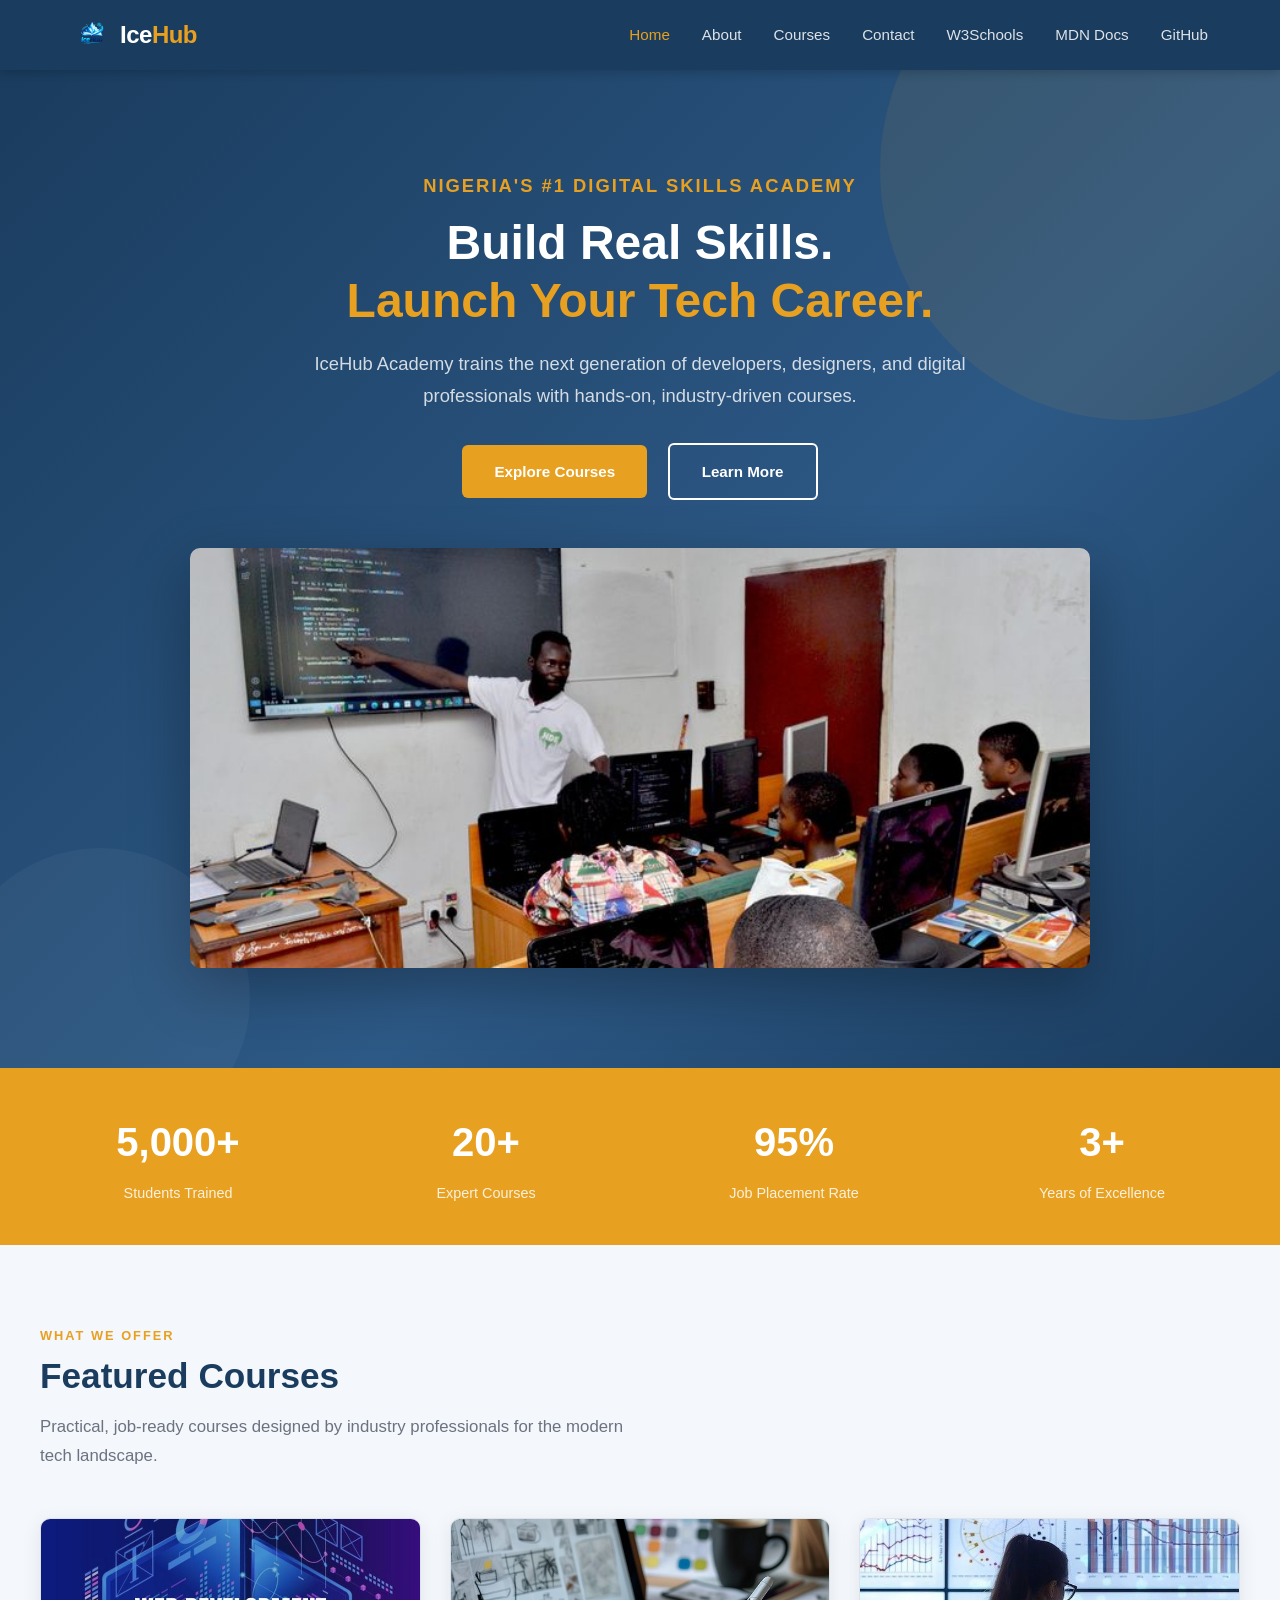
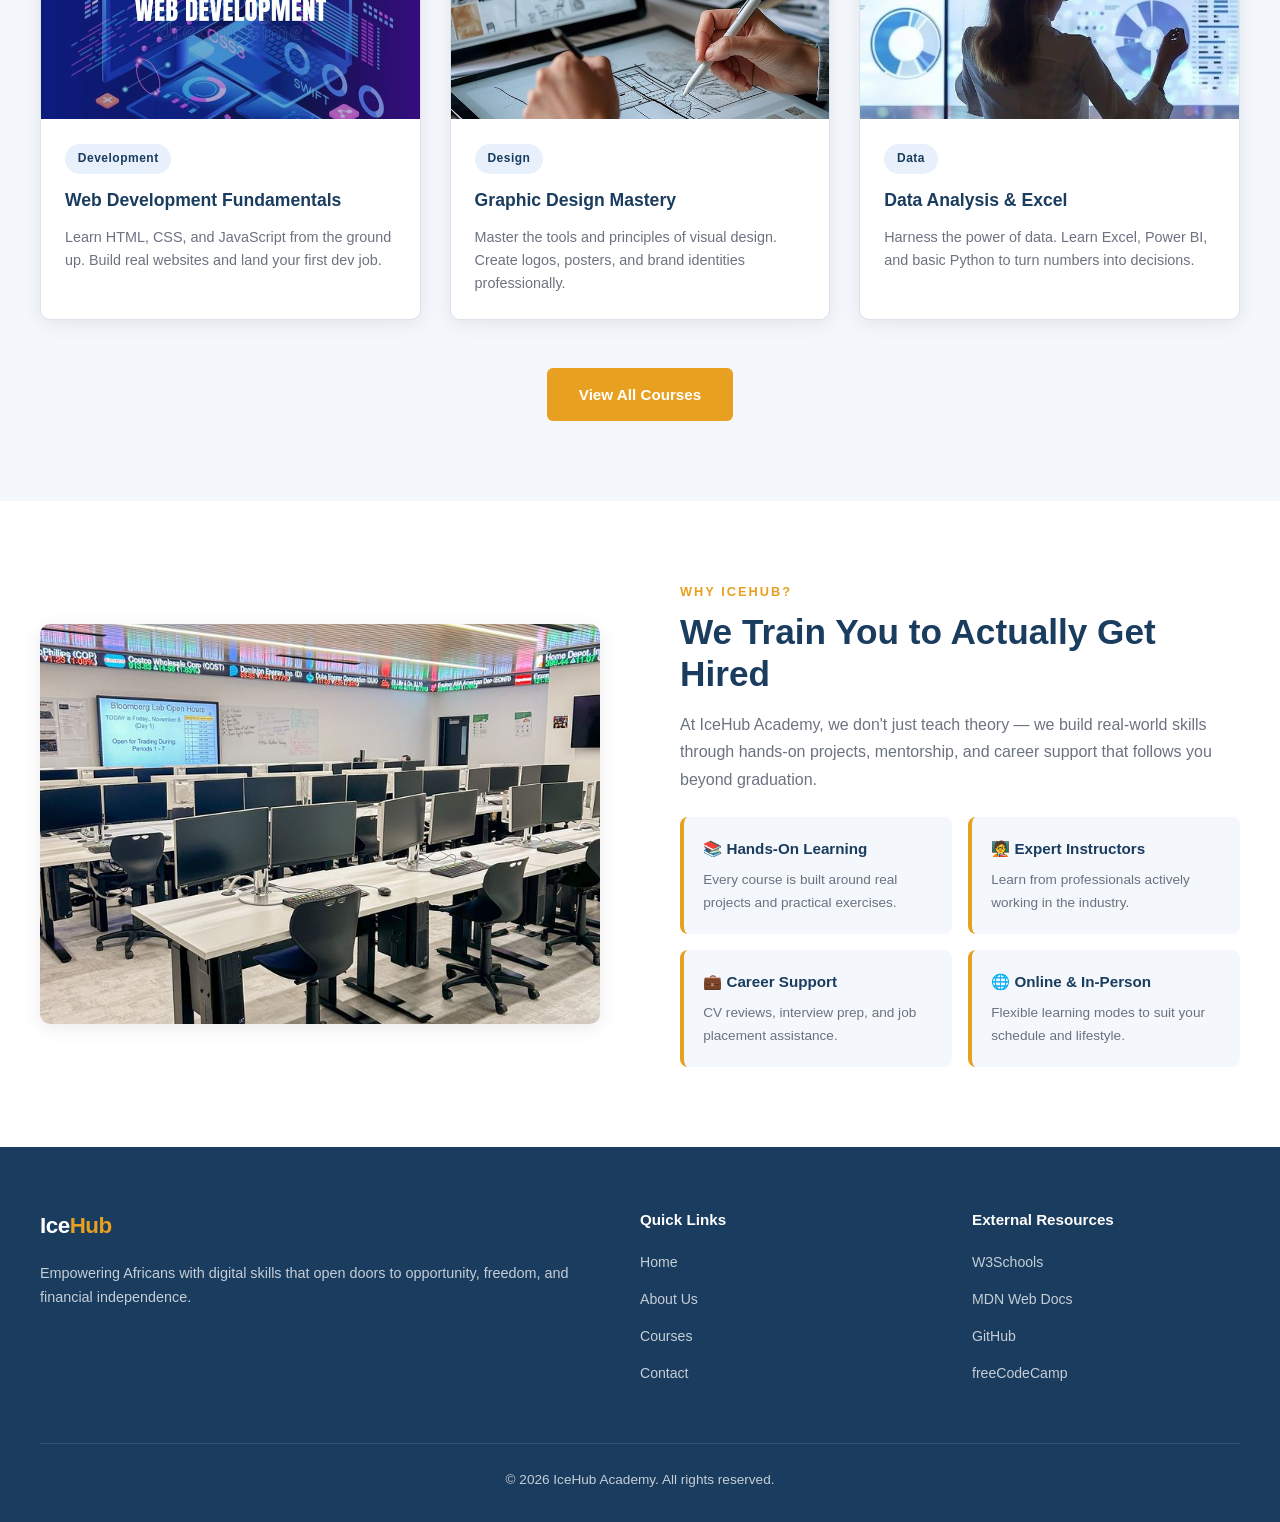
<file: index.html>
<!doctype html>
<html lang="en">
  <head>
    <meta charset="UTF-8" />
    <meta name="viewport" content="width=device-width, initial-scale=1.0" />
    <meta
      name="description"
      content="IceHub Academy – Learn Digital Skills and Launch Your Tech Career"
    />
    <title>IceHub Academy | Home</title>
    <link rel="stylesheet" href="css/style.css" />
  </head>
  <body>
    <!-- HEADER -->
    <header>
      <nav>
        <div class="first-div">
          <img
            src="images/logo.png"
            alt="IceHub Academy Logo"
            style="width: 40px; height: 40px; margin-right: 0.5rem"
          />
          <a href="index.html" class="logo">Ice<span>Hub</span></a>
        </div>
        <ul>
          <li><a href="index.html" class="active">Home</a></li>
          <li><a href="about.html">About</a></li>
          <li><a href="courses.html">Courses</a></li>
          <li><a href="contact.html">Contact</a></li>
          <li>
            <a href="https://www.w3schools.com" target="_blank" rel="noopener"
              >W3Schools</a
            >
          </li>
          <li>
            <a
              href="https://developer.mozilla.org"
              target="_blank"
              rel="noopener"
              >MDN Docs</a
            >
          </li>
          <li>
            <a href="https://github.com" target="_blank" rel="noopener"
              >GitHub</a
            >
          </li>
        </ul>
      </nav>
    </header>

    <!-- HERO -->
    <section class="hero">
      <div class="hero-content">
        <p
          class="section-label"
          style="color: var(--accent); margin-bottom: 0.8rem"
        >
          Nigeria's #1 Digital Skills Academy
        </p>
        <h1>Build Real Skills.<br /><span>Launch Your Tech Career.</span></h1>
        <p>
          IceHub Academy trains the next generation of developers, designers,
          and digital professionals with hands-on, industry-driven courses.
        </p>
        <a href="courses.html" class="btn btn-primary">Explore Courses</a>
        <a href="about.html" class="btn btn-outline">Learn More</a>
      </div>
      <div class="hero-img">
        <img
          src="images/banner.jpg"
          alt="Students learning digital skills at IceHub Academy"
        />
      </div>
    </section>

    <!-- STATS STRIP -->
    <div class="stats-strip">
      <div class="stats-grid">
        <div class="stat-item">
          <h3>5,000+</h3>
          <p>Students Trained</p>
        </div>
        <div class="stat-item">
          <h3>20+</h3>
          <p>Expert Courses</p>
        </div>
        <div class="stat-item">
          <h3>95%</h3>
          <p>Job Placement Rate</p>
        </div>
        <div class="stat-item">
          <h3>3+</h3>
          <p>Years of Excellence</p>
        </div>
      </div>
    </div>

    <!-- FEATURED COURSES -->
    <section class="bg-light">
      <div class="container">
        <div class="section-header">
          <p class="section-label">What We Offer</p>
          <h2 class="section-title">Featured Courses</h2>
          <p class="section-subtitle">
            Practical, job-ready courses designed by industry professionals for
            the modern tech landscape.
          </p>
        </div>
        <div class="courses-grid">
          <article class="course-card">
            <img src="images/Web Development.jpg" alt="Web Development Course" />
            <div class="course-card-body">
              <span class="course-tag">Development</span>
              <h3>Web Development Fundamentals</h3>
              <p>
                Learn HTML, CSS, and JavaScript from the ground up. Build real
                websites and land your first dev job.
              </p>
            </div>
          </article>

          <article class="course-card">
            <img src="images/graphics.jpg" alt="Graphic Design Course" />
            <div class="course-card-body">
              <span class="course-tag">Design</span>
              <h3>Graphic Design Mastery</h3>
              <p>
                Master the tools and principles of visual design. Create logos,
                posters, and brand identities professionally.
              </p>
            </div>
          </article>

          <article class="course-card">
            <img src="images/data.jpg" alt="Data Analysis Course" />
            <div class="course-card-body">
              <span class="course-tag">Data</span>
              <h3>Data Analysis & Excel</h3>
              <p>
                Harness the power of data. Learn Excel, Power BI, and basic
                Python to turn numbers into decisions.
              </p>
            </div>
          </article>
        </div>
        <div style="text-align: center; margin-top: 3rem">
          <a href="courses.html" class="btn btn-primary">View All Courses</a>
        </div>
      </div>
    </section>

    <!-- WHY US -->
    <section>
      <div class="container">
        <div class="about-grid">
          <div>
            <img
              src="images/classrooms.jpg"
              alt="IceHub Academy classroom"
              style="
                border-radius: 10px;
                width: 100%;
                height: 400px;
                object-fit: cover;
                box-shadow: var(--shadow);
              "
            />
          </div>
          <div>
            <p class="section-label">Why IceHub?</p>
            <h2 class="section-title">We Train You to Actually Get Hired</h2>
            <p style="color: var(--text-muted); margin-bottom: 1.5rem">
              At IceHub Academy, we don't just teach theory — we build
              real-world skills through hands-on projects, mentorship, and
              career support that follows you beyond graduation.
            </p>
            <div class="mission-values">
              <div class="value-item">
                <h4>📚 Hands-On Learning</h4>
                <p>
                  Every course is built around real projects and practical
                  exercises.
                </p>
              </div>
              <div class="value-item">
                <h4>🧑‍🏫 Expert Instructors</h4>
                <p>
                  Learn from professionals actively working in the industry.
                </p>
              </div>
              <div class="value-item">
                <h4>💼 Career Support</h4>
                <p>CV reviews, interview prep, and job placement assistance.</p>
              </div>
              <div class="value-item">
                <h4>🌐 Online & In-Person</h4>
                <p>
                  Flexible learning modes to suit your schedule and lifestyle.
                </p>
              </div>
            </div>
          </div>
        </div>
      </div>
    </section>

    <!-- FOOTER -->
    <footer>
      <div class="footer-grid">
        <div class="footer-brand">
          <a href="index.html" class="logo">Ice<span>Hub</span></a>
          <p>
            Empowering Africans with digital skills that open doors to
            opportunity, freedom, and financial independence.
          </p>
        </div>
        <div class="footer-col">
          <h4>Quick Links</h4>
          <ul>
            <li><a href="index.html">Home</a></li>
            <li><a href="about.html">About Us</a></li>
            <li><a href="courses.html">Courses</a></li>
            <li><a href="contact.html">Contact</a></li>
          </ul>
        </div>
        <div class="footer-col">
          <h4>External Resources</h4>
          <ul>
            <li>
              <a href="https://www.w3schools.com" target="_blank" rel="noopener"
                >W3Schools</a
              >
            </li>
            <li>
              <a
                href="https://developer.mozilla.org"
                target="_blank"
                rel="noopener"
                >MDN Web Docs</a
              >
            </li>
            <li>
              <a href="https://github.com" target="_blank" rel="noopener"
                >GitHub</a
              >
            </li>
            <li>
              <a href="https://freecodecamp.org" target="_blank" rel="noopener"
                >freeCodeCamp</a
              >
            </li>
          </ul>
        </div>
      </div>
      <div class="footer-bottom">
        <p>&copy; 2026 IceHub Academy. All rights reserved.</p>
      </div>
    </footer>
  </body>
</html>
</file>
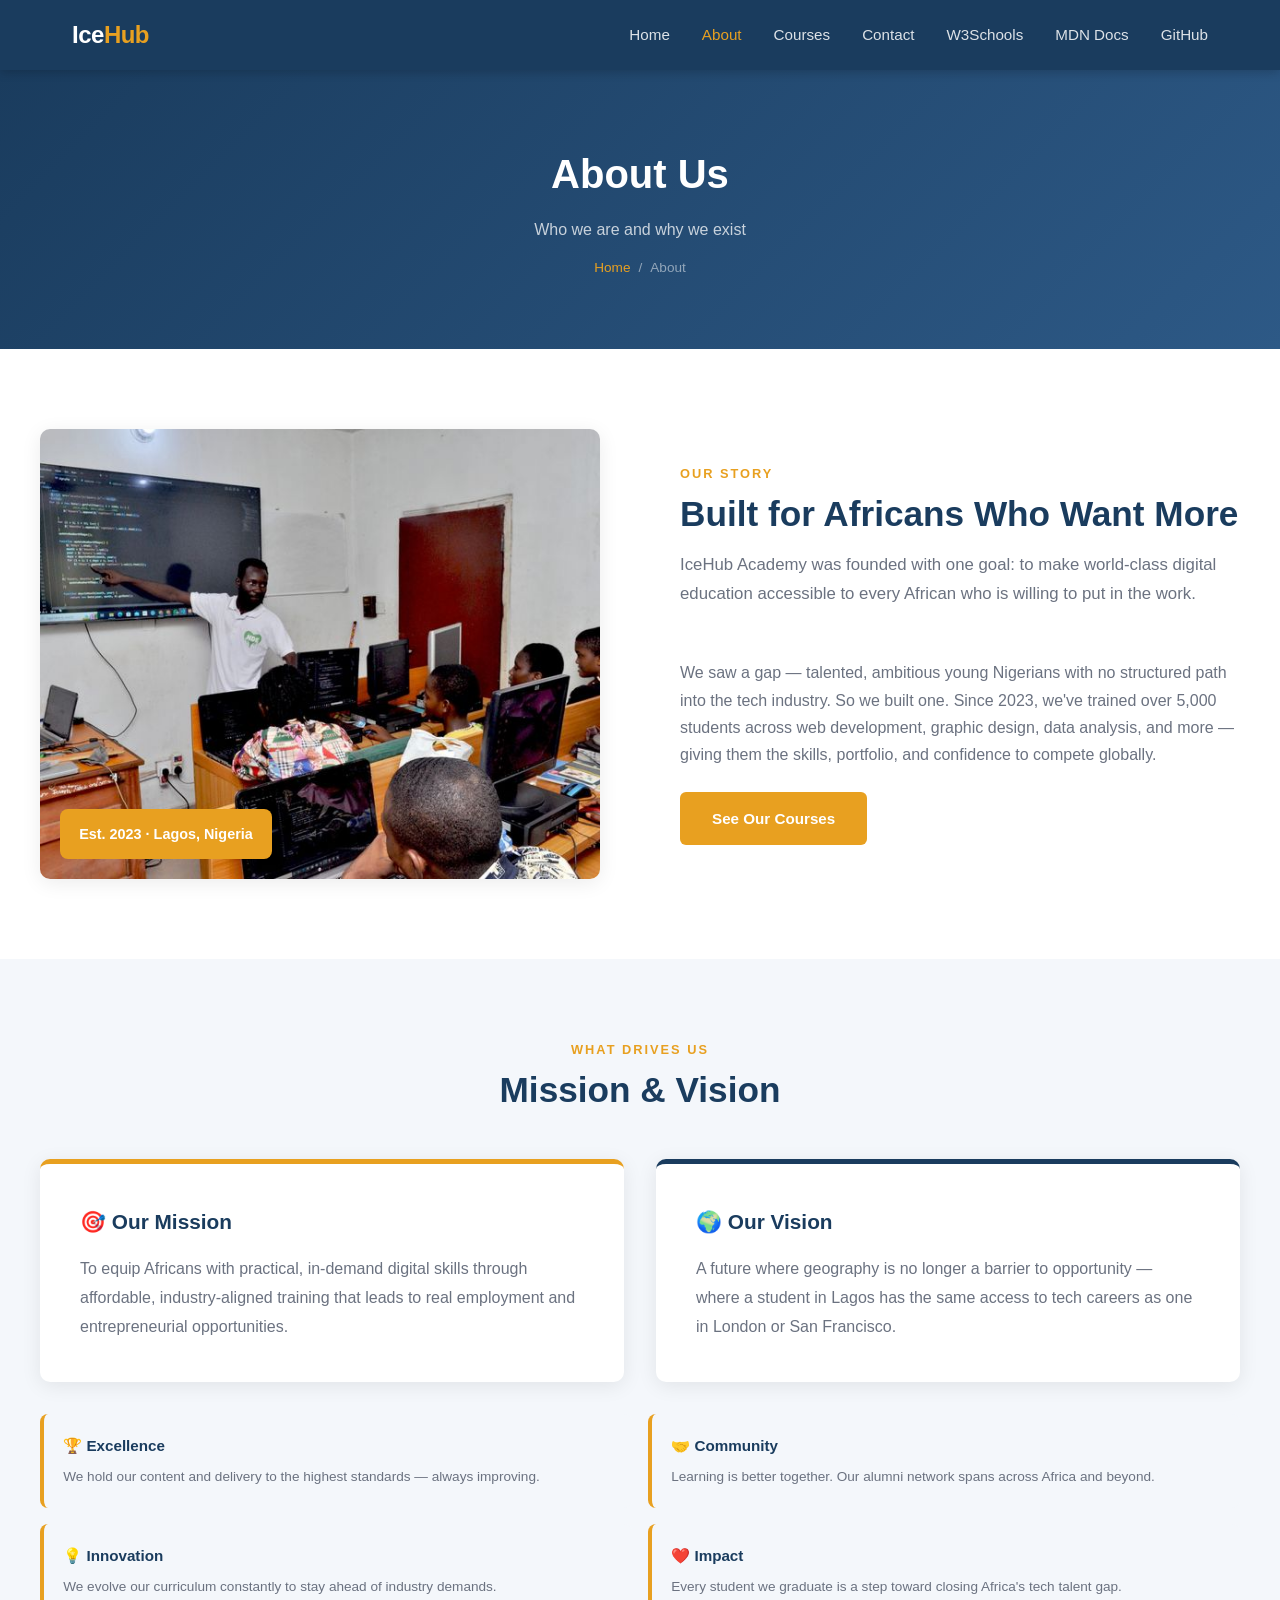
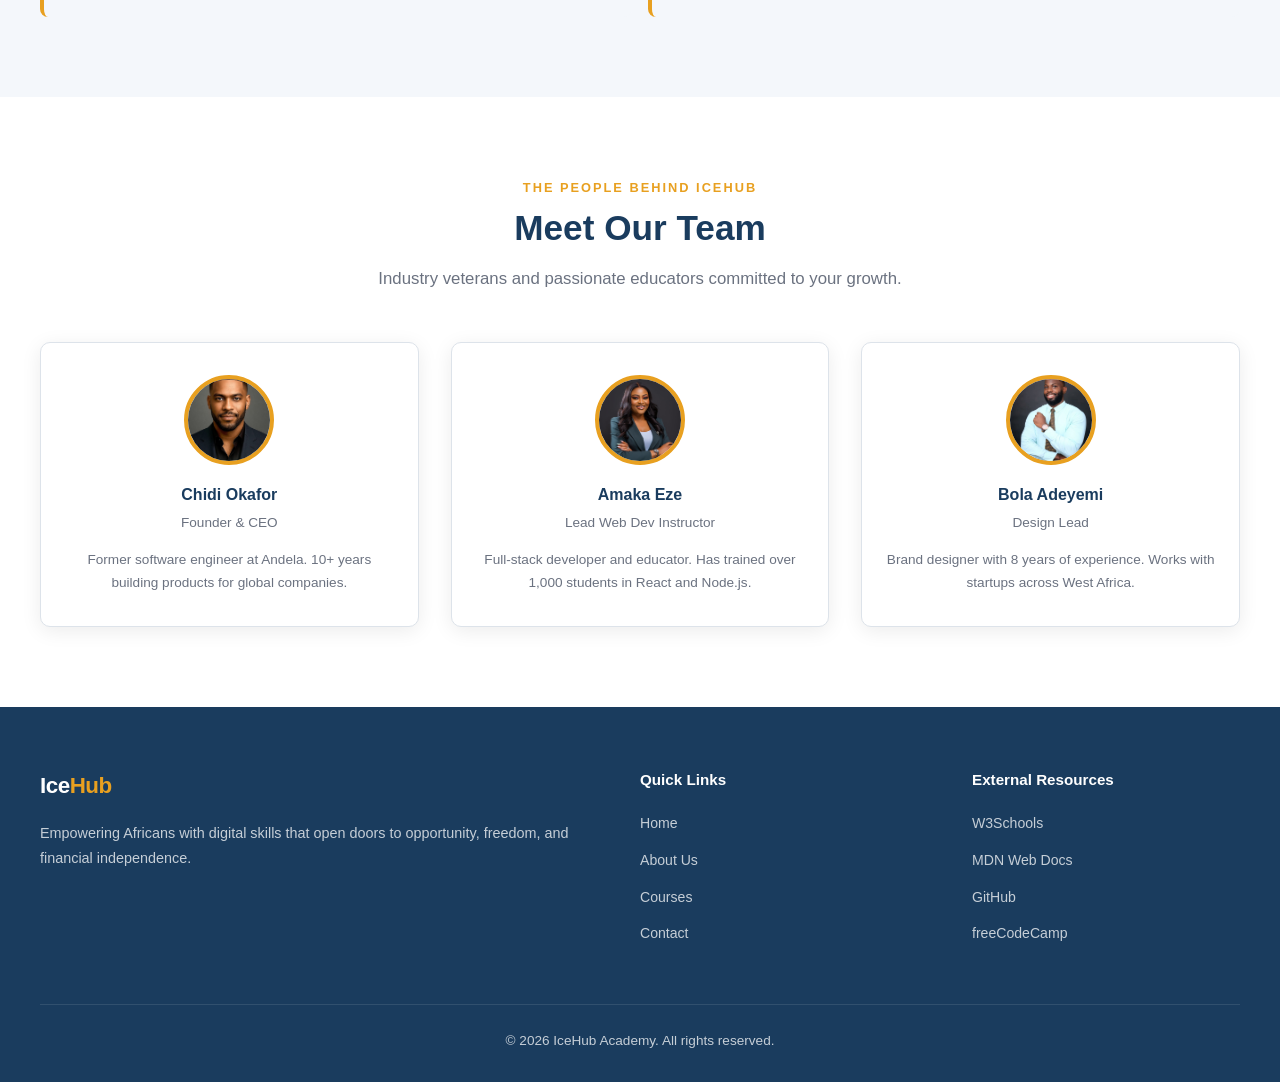
<file: about.html>
<!DOCTYPE html>
<html lang="en">
<head>
  <meta charset="UTF-8" />
  <meta name="viewport" content="width=device-width, initial-scale=1.0" />
  <meta name="description" content="About IceHub Academy – Our mission, values, and team" />
  <title>IceHub Academy | About</title>
  <link rel="stylesheet" href="css/style.css" />
</head>
<body>

  <!-- HEADER -->
  <header>
    <nav>
      
      <a href="index.html" class="logo">Ice<span>Hub</span></a>
      <ul>
        <li><a href="index.html">Home</a></li>
        <li><a href="about.html" class="active">About</a></li>
        <li><a href="courses.html">Courses</a></li>
        <li><a href="contact.html">Contact</a></li>
        <li><a href="https://www.w3schools.com" target="_blank" rel="noopener">W3Schools</a></li>
        <li><a href="https://developer.mozilla.org" target="_blank" rel="noopener">MDN Docs</a></li>
        <li><a href="https://github.com" target="_blank" rel="noopener">GitHub</a></li>
      </ul>
    </nav>
  </header>

  <!-- PAGE BANNER -->
  <section class="page-banner">
    <h1>About Us</h1>
    <p>Who we are and why we exist</p>
    <div class="breadcrumb">
      <a href="index.html">Home</a>
      <span>/</span>
      <span>About</span>
    </div>
  </section>

  <!-- ABOUT SECTION -->
  <section>
    <div class="container">
      <div class="about-grid">
        <div class="about-img-wrap">
          <img src="images/banner.jpg" alt="IceHub Academy students" />
          <div class="about-img-badge">Est. 2023 · Lagos, Nigeria</div>
        </div>
        <div class="about-text">
          <p class="section-label">Our Story</p>
          <h2 class="section-title">Built for Africans Who Want More</h2>
          <p class="section-subtitle">IceHub Academy was founded with one goal: to make world-class digital education accessible to every African who is willing to put in the work.</p>
          <br />
          <p style="color: var(--text-muted); margin-bottom: 1.5rem;">We saw a gap — talented, ambitious young Nigerians with no structured path into the tech industry. So we built one. Since 2023, we've trained over 5,000 students across web development, graphic design, data analysis, and more — giving them the skills, portfolio, and confidence to compete globally.</p>
          <a href="courses.html" class="btn btn-primary">See Our Courses</a>
        </div>
      </div>
    </div>
  </section>

  <!-- MISSION & VISION -->
  <section class="bg-light">
    <div class="container">
      <div class="section-header" style="text-align:center;">
        <p class="section-label">What Drives Us</p>
        <h2 class="section-title">Mission & Vision</h2>
      </div>
      <div style="display: grid; grid-template-columns: 1fr 1fr; gap: 2rem;">
        <div style="background: var(--white); border-radius: var(--radius); padding: 2.5rem; box-shadow: var(--shadow); border-top: 5px solid var(--accent);">
          <h3 style="color: var(--primary); font-size: 1.3rem; margin-bottom: 1rem;">🎯 Our Mission</h3>
          <p style="color: var(--text-muted); line-height: 1.8;">To equip Africans with practical, in-demand digital skills through affordable, industry-aligned training that leads to real employment and entrepreneurial opportunities.</p>
        </div>
        <div style="background: var(--white); border-radius: var(--radius); padding: 2.5rem; box-shadow: var(--shadow); border-top: 5px solid var(--primary);">
          <h3 style="color: var(--primary); font-size: 1.3rem; margin-bottom: 1rem;">🌍 Our Vision</h3>
          <p style="color: var(--text-muted); line-height: 1.8;">A future where geography is no longer a barrier to opportunity — where a student in Lagos has the same access to tech careers as one in London or San Francisco.</p>
        </div>
      </div>

      <div style="margin-top: 2rem;">
        <div class="mission-values">
          <div class="value-item">
            <h4>🏆 Excellence</h4>
            <p>We hold our content and delivery to the highest standards — always improving.</p>
          </div>
          <div class="value-item">
            <h4>🤝 Community</h4>
            <p>Learning is better together. Our alumni network spans across Africa and beyond.</p>
          </div>
          <div class="value-item">
            <h4>💡 Innovation</h4>
            <p>We evolve our curriculum constantly to stay ahead of industry demands.</p>
          </div>
          <div class="value-item">
            <h4>❤️ Impact</h4>
            <p>Every student we graduate is a step toward closing Africa's tech talent gap.</p>
          </div>
        </div>
      </div>
    </div>
  </section>

  <!-- TEAM -->
  <section>
    <div class="container">
      <div class="section-header" style="text-align:center;">
        <p class="section-label">The People Behind IceHub</p>
        <h2 class="section-title">Meet Our Team</h2>
        <p class="section-subtitle" style="margin: 0 auto;">Industry veterans and passionate educators committed to your growth.</p>
      </div>
      <div class="team-grid">
        <div class="team-card">
          <img src="images/leader.jpg" alt="Chidi Okafor – Founder" />
          <h3>Chidi Okafor</h3>
          <span>Founder & CEO</span>
          <p style="font-size:0.85rem; color:var(--text-muted); margin-top:0.8rem;">Former software engineer at Andela. 10+ years building products for global companies.</p>
        </div>
        <div class="team-card">
          <img src="images/Amaka.jpg" alt="Amaka Eze – Lead Instructor" />
          <h3>Amaka Eze</h3>
          <span>Lead Web Dev Instructor</span>
          <p style="font-size:0.85rem; color:var(--text-muted); margin-top:0.8rem;">Full-stack developer and educator. Has trained over 1,000 students in React and Node.js.</p>
        </div>
        <div class="team-card">
          <img src="images/lead.jpg" alt="Bola Adeyemi – Design Instructor" />
          <h3>Bola Adeyemi</h3>
          <span>Design Lead</span>
          <p style="font-size:0.85rem; color:var(--text-muted); margin-top:0.8rem;">Brand designer with 8 years of experience. Works with startups across West Africa.</p>
        </div>
      </div>
    </div>
  </section>

  <!-- FOOTER -->
  <footer>
    <div class="footer-grid">
      <div class="footer-brand">
        <a href="index.html" class="logo">Ice<span>Hub</span></a>
        <p>Empowering Africans with digital skills that open doors to opportunity, freedom, and financial independence.</p>
      </div>
      <div class="footer-col">
        <h4>Quick Links</h4>
        <ul>
          <li><a href="index.html">Home</a></li>
          <li><a href="about.html">About Us</a></li>
          <li><a href="courses.html">Courses</a></li>
          <li><a href="contact.html">Contact</a></li>
        </ul>
      </div>
      <div class="footer-col">
        <h4>External Resources</h4>
        <ul>
          <li><a href="https://www.w3schools.com" target="_blank" rel="noopener">W3Schools</a></li>
          <li><a href="https://developer.mozilla.org" target="_blank" rel="noopener">MDN Web Docs</a></li>
          <li><a href="https://github.com" target="_blank" rel="noopener">GitHub</a></li>
          <li><a href="https://freecodecamp.org" target="_blank" rel="noopener">freeCodeCamp</a></li>
        </ul>
      </div>
    </div>
    <div class="footer-bottom">
      <p>&copy; 2026 IceHub Academy. All rights reserved.</p>
    </div>
  </footer>

</body>
</html>
</file>
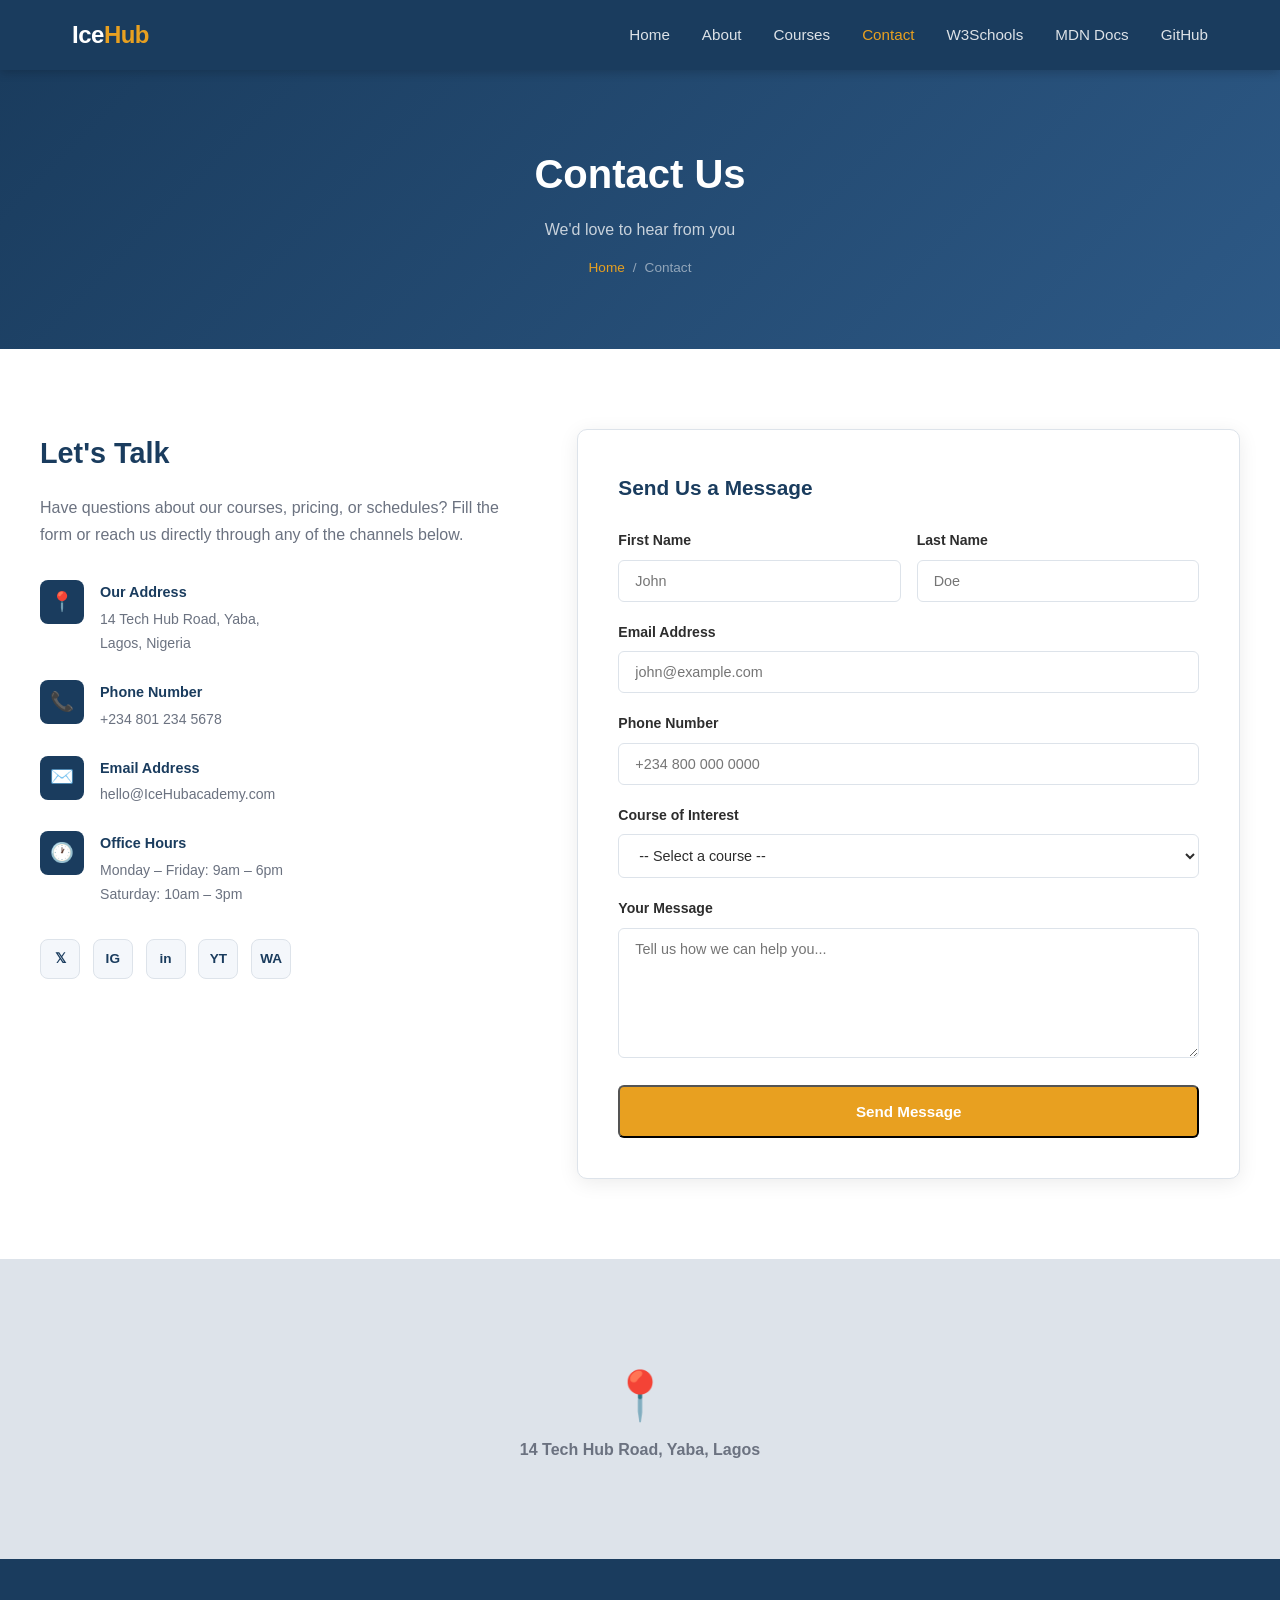
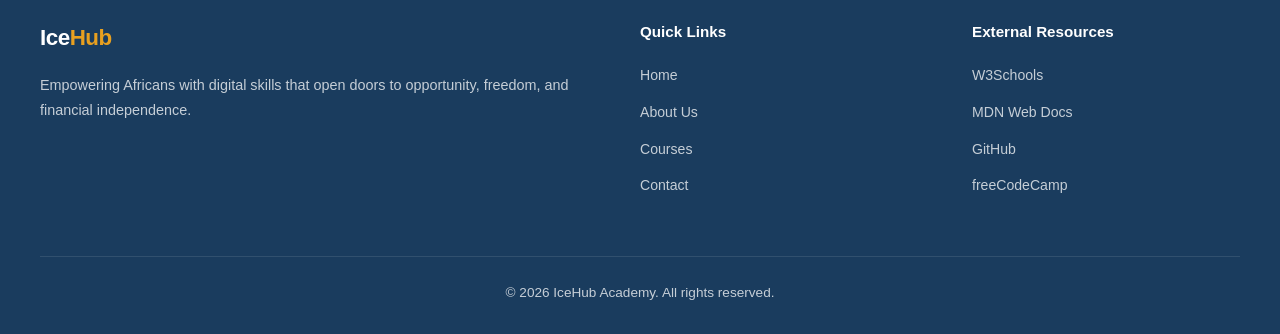
<file: contact.html>
<!DOCTYPE html>
<html lang="en">
<head>
  <meta charset="UTF-8" />
  <meta name="viewport" content="width=device-width, initial-scale=1.0" />
  <meta name="description" content="Contact IceHub Academy – Get in touch with us" />
  <title>IceHub Academy | Contact</title>
  <link rel="stylesheet" href="css/style.css" />
</head>
<body>

  <!-- HEADER -->
  <header>
    <nav>
      <a href="index.html" class="logo">Ice<span>Hub</span></a>
      <ul>
        <li><a href="index.html">Home</a></li>
        <li><a href="about.html">About</a></li>
        <li><a href="courses.html">Courses</a></li>
        <li><a href="contact.html" class="active">Contact</a></li>
        <li><a href="https://www.w3schools.com" target="_blank" rel="noopener">W3Schools</a></li>
        <li><a href="https://developer.mozilla.org" target="_blank" rel="noopener">MDN Docs</a></li>
        <li><a href="https://github.com" target="_blank" rel="noopener">GitHub</a></li>
      </ul>
    </nav>
  </header>

  <!-- PAGE BANNER -->
  <section class="page-banner">
    <h1>Contact Us</h1>
    <p>We'd love to hear from you</p>
    <div class="breadcrumb">
      <a href="index.html">Home</a>
      <span>/</span>
      <span>Contact</span>
    </div>
  </section>

  <!-- CONTACT SECTION -->
  <section>
    <div class="container">
      <div class="contact-grid">

        <!-- LEFT: Contact Info -->
        <div class="contact-info">
          <h2>Let's Talk</h2>
          <p>Have questions about our courses, pricing, or schedules? Fill the form or reach us directly through any of the channels below.</p>

          <div class="contact-detail">
            <div class="contact-icon">📍</div>
            <div>
              <h4>Our Address</h4>
              <p>14 Tech Hub Road, Yaba,<br />Lagos, Nigeria</p>
            </div>
          </div>

          <div class="contact-detail">
            <div class="contact-icon">📞</div>
            <div>
              <h4>Phone Number</h4>
              <p>+234 801 234 5678</p>
            </div>
          </div>

          <div class="contact-detail">
            <div class="contact-icon">✉️</div>
            <div>
              <h4>Email Address</h4>
              <p>hello@IceHubacademy.com</p>
            </div>
          </div>

          <div class="contact-detail">
            <div class="contact-icon">🕐</div>
            <div>
              <h4>Office Hours</h4>
              <p>Monday – Friday: 9am – 6pm<br />Saturday: 10am – 3pm</p>
            </div>
          </div>

          <!-- Social Links -->
          <div class="social-links">
            <a href="https://twitter.com" target="_blank" rel="noopener" title="Twitter/X">𝕏</a>
            <a href="https://instagram.com" target="_blank" rel="noopener" title="Instagram">IG</a>
            <a href="https://linkedin.com" target="_blank" rel="noopener" title="LinkedIn">in</a>
            <a href="https://youtube.com" target="_blank" rel="noopener" title="YouTube">YT</a>
            <a href="https://wa.me/2348012345678" target="_blank" rel="noopener" title="WhatsApp">WA</a>
          </div>
        </div>

        <!-- RIGHT: Contact Form -->
        <div class="contact-form">
          <h3>Send Us a Message</h3>
          <div class="form-row">
            <div class="form-group">
              <label for="first-name">First Name</label>
              <input type="text" id="first-name" name="first-name" placeholder="John" required />
            </div>
            <div class="form-group">
              <label for="last-name">Last Name</label>
              <input type="text" id="last-name" name="last-name" placeholder="Doe" required />
            </div>
          </div>
          <div class="form-group">
            <label for="email">Email Address</label>
            <input type="email" id="email" name="email" placeholder="john@example.com" required />
          </div>
          <div class="form-group">
            <label for="phone">Phone Number</label>
            <input type="tel" id="phone" name="phone" placeholder="+234 800 000 0000" />
          </div>
          <div class="form-group">
            <label for="course">Course of Interest</label>
            <select id="course" name="course">
              <option value="">-- Select a course --</option>
              <option value="webdev">Web Development Fundamentals</option>
              <option value="design">Graphic Design Mastery</option>
              <option value="data">Data Analysis & Excel</option>
              <option value="marketing">Digital Marketing & Social Media</option>
              <option value="uiux">UI/UX Design with Figma</option>
              <option value="python">Python Programming for Beginners</option>
              <option value="other">Other / General Enquiry</option>
            </select>
          </div>
          <div class="form-group">
            <label for="message">Your Message</label>
            <textarea id="message" name="message" placeholder="Tell us how we can help you..."></textarea>
          </div>
          <button type="button" class="btn btn-primary" style="width:100%; padding: 1rem;" onclick="alert('Message sent! We will get back to you shortly.')">Send Message</button>
        </div>

      </div>
    </div>
  </section>

  <!-- MAP PLACEHOLDER -->
  <section class="bg-light" style="padding: 0;">
    <div style="width:100%; height: 300px; background: var(--border); display:flex; align-items:center; justify-content:center;">
      <div style="text-align:center; color: var(--text-muted);">
        <p style="font-size: 3rem;">📍</p>
        <p style="font-weight: 600;">14 Tech Hub Road, Yaba, Lagos</p>
      
      </div>
    </div>
  </section>

  <!-- FOOTER -->
  <footer>
    <div class="footer-grid">
      <div class="footer-brand">
        <a href="index.html" class="logo">Ice<span>Hub</span></a>
        <p>Empowering Africans with digital skills that open doors to opportunity, freedom, and financial independence.</p>
      </div>
      <div class="footer-col">
        <h4>Quick Links</h4>
        <ul>
          <li><a href="index.html">Home</a></li>
          <li><a href="about.html">About Us</a></li>
          <li><a href="courses.html">Courses</a></li>
          <li><a href="contact.html">Contact</a></li>
        </ul>
      </div>
      <div class="footer-col">
        <h4>External Resources</h4>
        <ul>
          <li><a href="https://www.w3schools.com" target="_blank" rel="noopener">W3Schools</a></li>
          <li><a href="https://developer.mozilla.org" target="_blank" rel="noopener">MDN Web Docs</a></li>
          <li><a href="https://github.com" target="_blank" rel="noopener">GitHub</a></li>
          <li><a href="https://freecodecamp.org" target="_blank" rel="noopener">freeCodeCamp</a></li>
        </ul>
      </div>
    </div>
    <div class="footer-bottom">
      <p>&copy; 2026 IceHub Academy. All rights reserved.</p>
    </div>
  </footer>

</body>
</html>
</file>
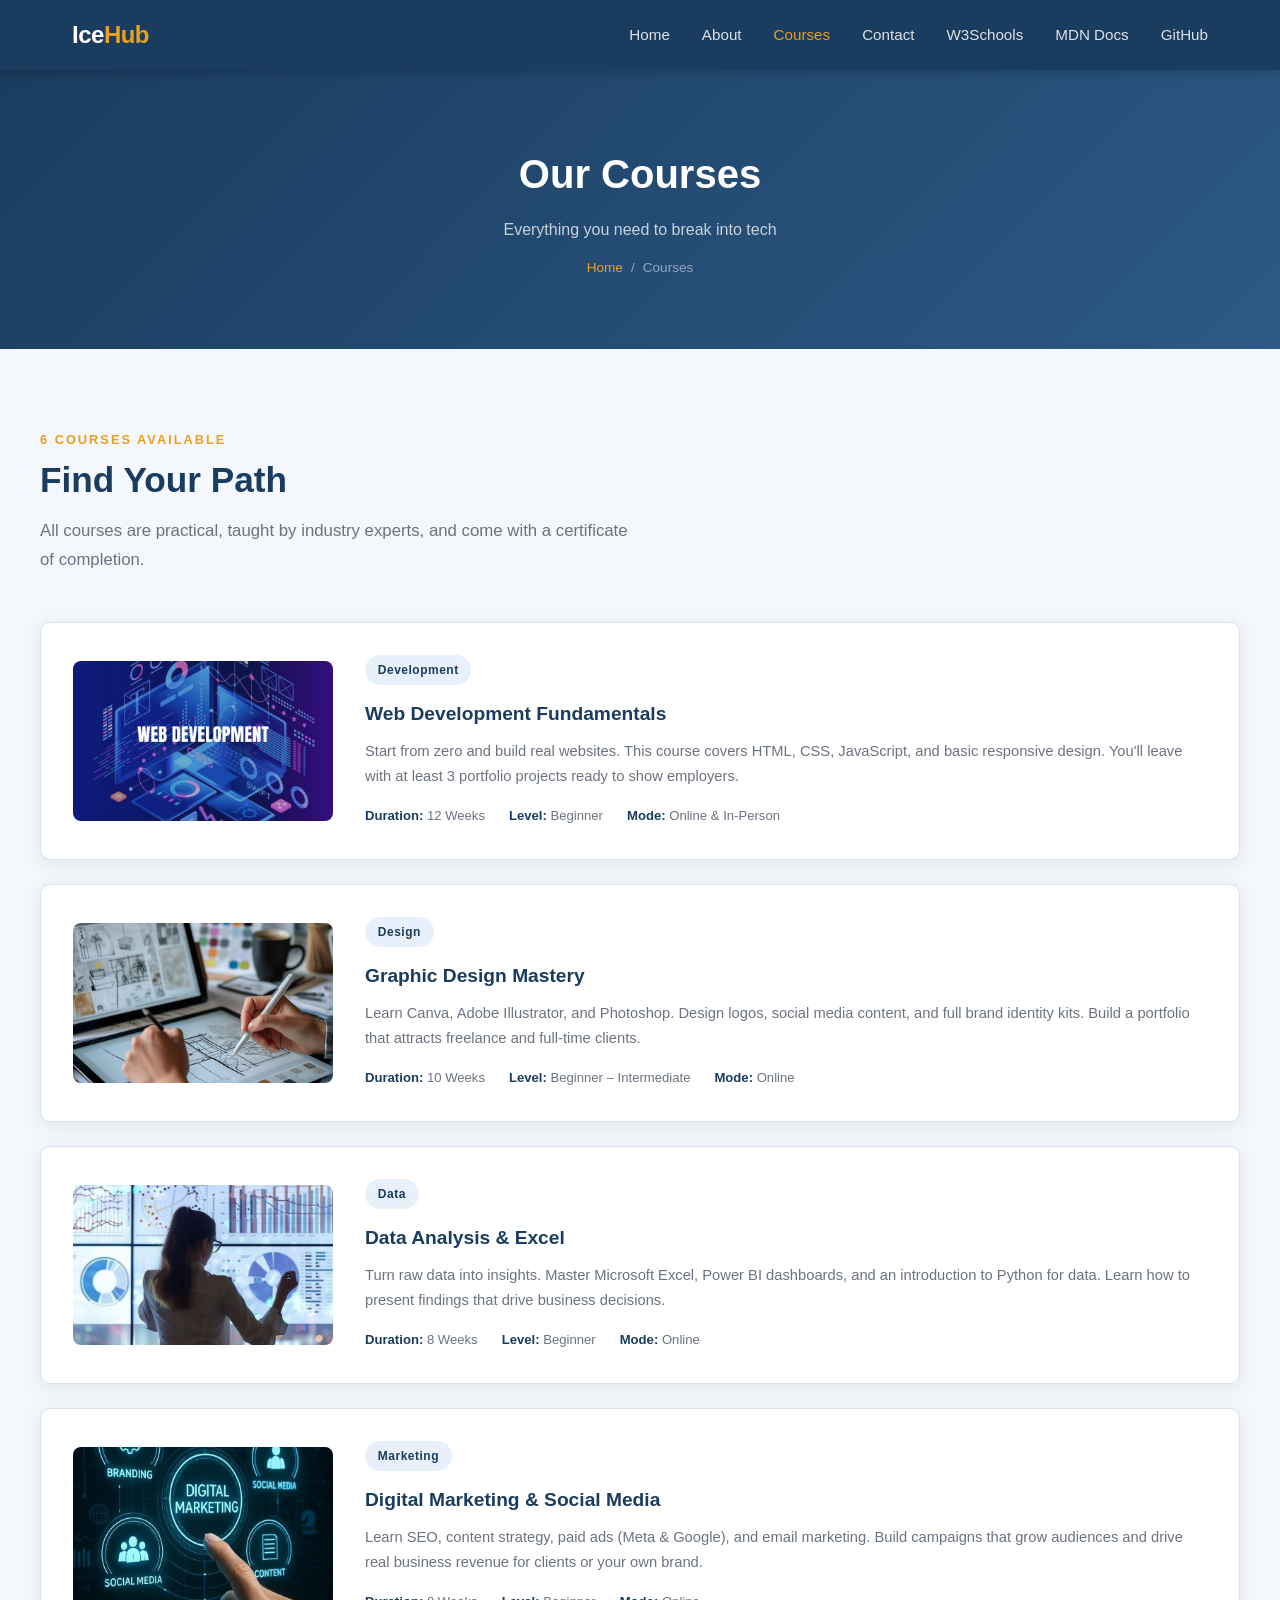
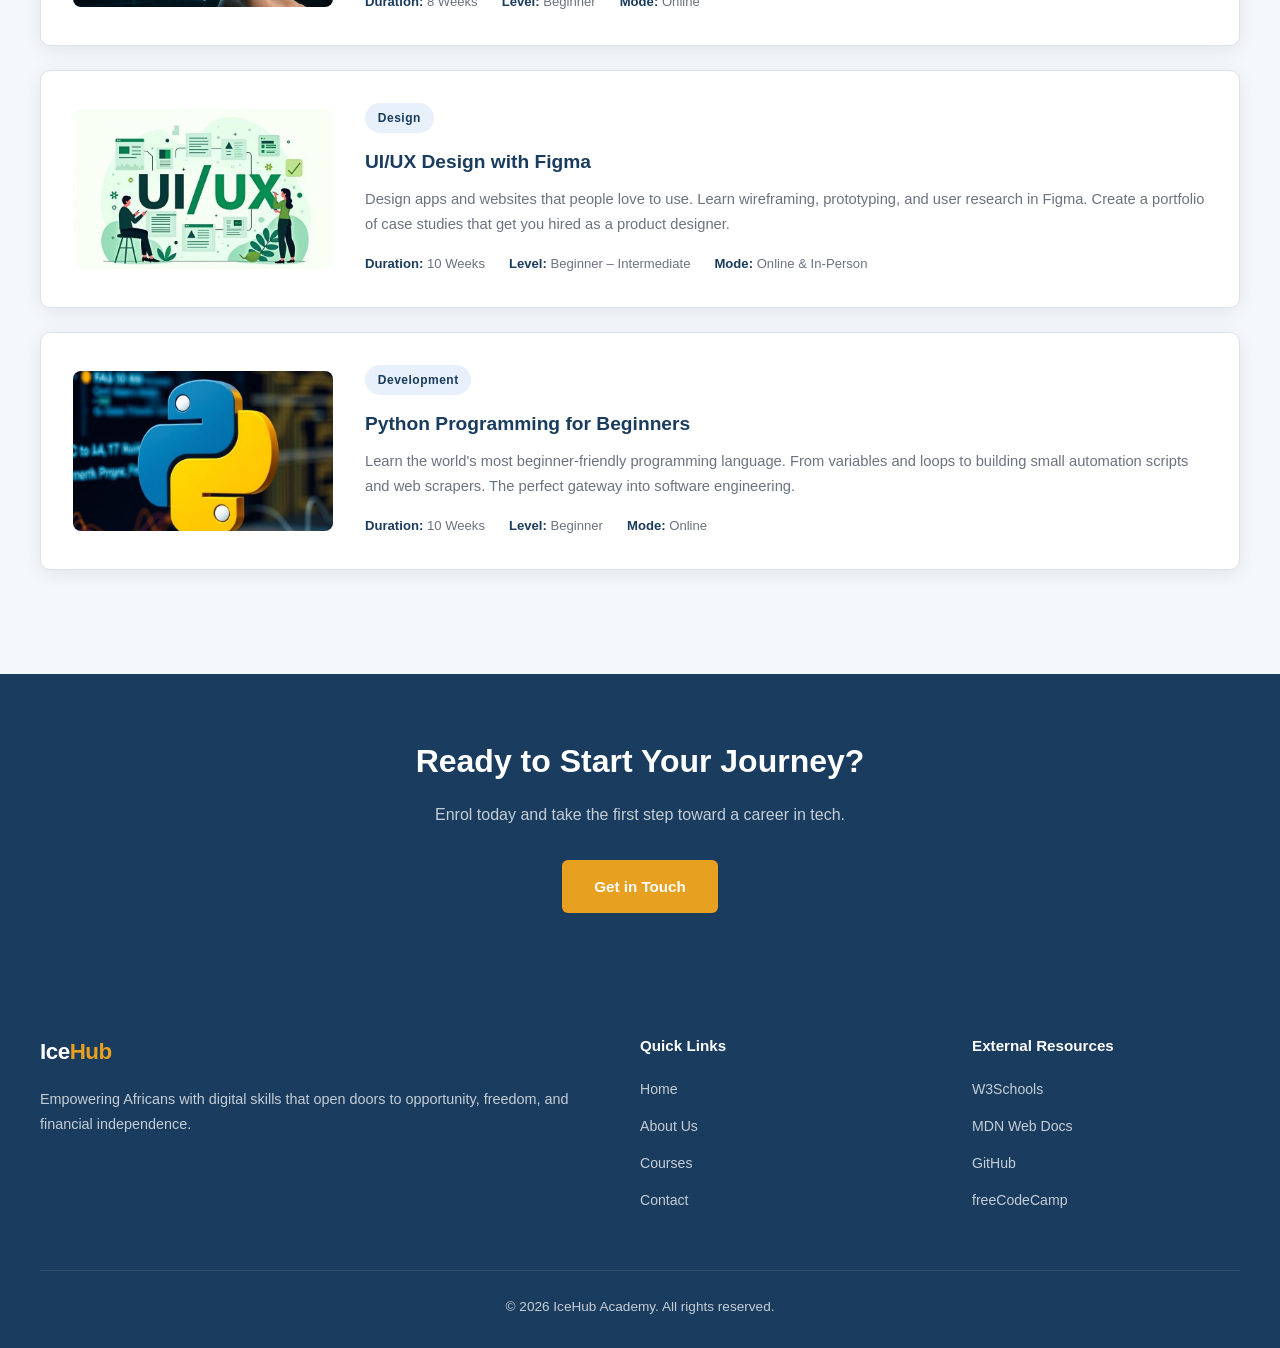
<file: courses.html>
<!DOCTYPE html>
<html lang="en">
<head>
  <meta charset="UTF-8" />
  <meta name="viewport" content="width=device-width, initial-scale=1.0" />
  <meta name="description" content="IceHub Academy – Browse all available courses" />
  <title>IceHub Academy | Courses</title>
  <link rel="stylesheet" href="css/style.css" />
</head>
<body>

  <!-- HEADER -->
  <header>
    <nav>
      <a href="index.html" class="logo">Ice<span>Hub</span></a>
      <ul>
        <li><a href="index.html">Home</a></li>
        <li><a href="about.html">About</a></li>
        <li><a href="courses.html" class="active">Courses</a></li>
        <li><a href="contact.html">Contact</a></li>
        <li><a href="https://www.w3schools.com" target="_blank" rel="noopener">W3Schools</a></li>
        <li><a href="https://developer.mozilla.org" target="_blank" rel="noopener">MDN Docs</a></li>
        <li><a href="https://github.com" target="_blank" rel="noopener">GitHub</a></li>
      </ul>
    </nav>
  </header>

  <!-- PAGE BANNER -->
  <section class="page-banner">
    <h1>Our Courses</h1>
    <p>Everything you need to break into tech</p>
    <div class="breadcrumb">
      <a href="index.html">Home</a>
      <span>/</span>
      <span>Courses</span>
    </div>
  </section>

  <!-- COURSES LIST -->
  <section class="courses-full">
    <div class="container">
      <div class="section-header">
        <p class="section-label">6 Courses Available</p>
        <h2 class="section-title">Find Your Path</h2>
        <p class="section-subtitle">All courses are practical, taught by industry experts, and come with a certificate of completion.</p>
      </div>

      <!-- Course 1 -->
      <article class="course-full-card">
        <img src="images/Web Development.jpg" alt="Web Development Course" />
        <div class="course-info">
          <span class="course-tag">Development</span>
          <h3>Web Development Fundamentals</h3>
          <p>Start from zero and build real websites. This course covers HTML, CSS, JavaScript, and basic responsive design. You'll leave with at least 3 portfolio projects ready to show employers.</p>
          <div class="course-meta">
            <span><strong>Duration:</strong> 12 Weeks</span>
            <span><strong>Level:</strong> Beginner</span>
            <span><strong>Mode:</strong> Online & In-Person</span>
          </div>
        </div>
      </article>

      <!-- Course 2 -->
      <article class="course-full-card">
        <img src="images/graphics.jpg" alt="Graphic Design Course" />
        <div class="course-info">
          <span class="course-tag">Design</span>
          <h3>Graphic Design Mastery</h3>
          <p>Learn Canva, Adobe Illustrator, and Photoshop. Design logos, social media content, and full brand identity kits. Build a portfolio that attracts freelance and full-time clients.</p>
          <div class="course-meta">
            <span><strong>Duration:</strong> 10 Weeks</span>
            <span><strong>Level:</strong> Beginner – Intermediate</span>
            <span><strong>Mode:</strong> Online</span>
          </div>
        </div>
      </article>

      <!-- Course 3 -->
      <article class="course-full-card">
        <img src="images/data.jpg" alt="Data Analysis Course" />
        <div class="course-info">
          <span class="course-tag">Data</span>
          <h3>Data Analysis & Excel</h3>
          <p>Turn raw data into insights. Master Microsoft Excel, Power BI dashboards, and an introduction to Python for data. Learn how to present findings that drive business decisions.</p>
          <div class="course-meta">
            <span><strong>Duration:</strong> 8 Weeks</span>
            <span><strong>Level:</strong> Beginner</span>
            <span><strong>Mode:</strong> Online</span>
          </div>
        </div>
      </article>

      <!-- Course 4 -->
      <article class="course-full-card">
        <img src="images/digital.jpg" alt="Digital Marketing Course" />
        <div class="course-info">
          <span class="course-tag">Marketing</span>
          <h3>Digital Marketing & Social Media</h3>
          <p>Learn SEO, content strategy, paid ads (Meta & Google), and email marketing. Build campaigns that grow audiences and drive real business revenue for clients or your own brand.</p>
          <div class="course-meta">
            <span><strong>Duration:</strong> 8 Weeks</span>
            <span><strong>Level:</strong> Beginner</span>
            <span><strong>Mode:</strong> Online</span>
          </div>
        </div>
      </article>

      <!-- Course 5 -->
      <article class="course-full-card">
        <img src="images/ui.jpg" alt="UI/UX Design Course" />
        <div class="course-info">
          <span class="course-tag">Design</span>
          <h3>UI/UX Design with Figma</h3>
          <p>Design apps and websites that people love to use. Learn wireframing, prototyping, and user research in Figma. Create a portfolio of case studies that get you hired as a product designer.</p>
          <div class="course-meta">
            <span><strong>Duration:</strong> 10 Weeks</span>
            <span><strong>Level:</strong> Beginner – Intermediate</span>
            <span><strong>Mode:</strong> Online & In-Person</span>
          </div>
        </div>
      </article>

      <!-- Course 6 -->
      <article class="course-full-card">
        <img src="images/python.jpg" alt="Python Programming Course" />
        <div class="course-info">
          <span class="course-tag">Development</span>
          <h3>Python Programming for Beginners</h3>
          <p>Learn the world's most beginner-friendly programming language. From variables and loops to building small automation scripts and web scrapers. The perfect gateway into software engineering.</p>
          <div class="course-meta">
            <span><strong>Duration:</strong> 10 Weeks</span>
            <span><strong>Level:</strong> Beginner</span>
            <span><strong>Mode:</strong> Online</span>
          </div>
        </div>
      </article>

    </div>
  </section>

  <!-- CTA STRIP -->
  <section style="background: var(--primary); padding: 60px 2rem; text-align:center;">
    <h2 style="color: var(--white); font-size: 2rem; font-weight: 800; margin-bottom: 0.8rem;">Ready to Start Your Journey?</h2>
    <p style="color: rgba(255,255,255,0.75); margin-bottom: 2rem;">Enrol today and take the first step toward a career in tech.</p>
    <a href="contact.html" class="btn btn-primary">Get in Touch</a>
  </section>

  <!-- FOOTER -->
  <footer>
    <div class="footer-grid">
      <div class="footer-brand">
        <a href="index.html" class="logo">Ice<span>Hub</span></a>
        <p>Empowering Africans with digital skills that open doors to opportunity, freedom, and financial independence.</p>
      </div>
      <div class="footer-col">
        <h4>Quick Links</h4>
        <ul>
          <li><a href="index.html">Home</a></li>
          <li><a href="about.html">About Us</a></li>
          <li><a href="courses.html">Courses</a></li>
          <li><a href="contact.html">Contact</a></li>
        </ul>
      </div>
      <div class="footer-col">
        <h4>External Resources</h4>
        <ul>
          <li><a href="https://www.w3schools.com" target="_blank" rel="noopener">W3Schools</a></li>
          <li><a href="https://developer.mozilla.org" target="_blank" rel="noopener">MDN Web Docs</a></li>
          <li><a href="https://github.com" target="_blank" rel="noopener">GitHub</a></li>
          <li><a href="https://freecodecamp.org" target="_blank" rel="noopener">freeCodeCamp</a></li>
        </ul>
      </div>
    </div>
    <div class="footer-bottom">
      <p>&copy; 2026 IceHub Academy. All rights reserved.</p>
    </div>
  </footer>

</body>
</html>
</file>
<file: css/style.css>
* {
  margin: 0;
  padding: 0;
  box-sizing: border-box;
}

:root {
  --primary: #1a3c5e;
  --accent: #e8a020;
  --light-bg: #f4f7fb;
  --white: #ffffff;
  --text: #2d2d2d;
  --text-muted: #6b7280;
  --border: #dde3ea;
  --radius: 10px;
  --shadow: 0 4px 20px rgba(0,0,0,0.08);
}

body {
  font-family: 'Segoe UI', Tahoma, Geneva, Verdana, sans-serif;
  color: var(--text);
  background: var(--white);
  line-height: 1.7;
}

a {
  text-decoration: none;
  color: inherit;
}

img {
  max-width: 100%;
  display: block;
}

ul {
  list-style: none;
}

/* ========== HEADER / NAV ========== */
header {
  background: var(--primary);
  position: sticky;
  top: 0;
  z-index: 100;
  box-shadow: 0 2px 10px rgba(0,0,0,0.2);
}

nav {
  max-width: 1200px;
  margin: 0 auto;
  padding: 0 2rem;
  display: flex;
  align-items: center;
  justify-content: space-between;
  height: 70px;
}
.first-div{
  display: flex;
  align-items: center;
}
.logo {
  font-size: 1.5rem;
  font-weight: 800;
  color: var(--white);
  letter-spacing: -0.5px;
}

.logo span {
  color: var(--accent);
}

nav ul {
  display: flex;
  gap: 2rem;
}

nav ul li a {
  color: rgba(255,255,255,0.85);
  font-size: 0.95rem;
  font-weight: 500;
  transition: color 0.2s;
}

nav ul li a:hover,
nav ul li a.active {
  color: var(--accent);
}

/* ========== HERO ========== */
.hero {
  background: linear-gradient(135deg, var(--primary) 0%, #2d5986 60%, #1a3c5e 100%);
  color: var(--white);
  padding: 100px 2rem;
  text-align: center;
  position: relative;
  overflow: hidden;
}

.hero::before {
  content: '';
  position: absolute;
  width: 500px;
  height: 500px;
  background: rgba(232,160,32,0.08);
  border-radius: 50%;
  top: -150px;
  right: -100px;
}

.hero::after {
  content: '';
  position: absolute;
  width: 300px;
  height: 300px;
  background: rgba(255,255,255,0.04);
  border-radius: 50%;
  bottom: -80px;
  left: -50px;
}

.hero-content {
  max-width: 750px;
  margin: 0 auto;
  position: relative;
  z-index: 1;
}

.hero-content h1 {
  font-size: 3rem;
  font-weight: 800;
  line-height: 1.2;
  margin-bottom: 1.2rem;
}

.hero-content h1 span {
  color: var(--accent);
}

.hero-content p {
  font-size: 1.15rem;
  color: rgba(255,255,255,0.8);
  margin-bottom: 2rem;
}

.hero-img {
  margin: 3rem auto 0;
  max-width: 900px;
  border-radius: var(--radius);
  overflow: hidden;
  box-shadow: 0 20px 60px rgba(0,0,0,0.3);
}

.hero-img img {
  width: 100%;
  height: 420px;
  object-fit: cover;
}

/* ========== BUTTONS ========== */
.btn {
  display: inline-block;
  padding: 0.85rem 2rem;
  border-radius: 6px;
  font-weight: 600;
  font-size: 0.95rem;
  transition: all 0.2s;
  cursor: pointer;
}

.btn-primary {
  background: var(--accent);
  color: var(--white);
}

.btn-primary:hover {
  background: #d4911a;
  transform: translateY(-2px);
}

.btn-outline {
  border: 2px solid var(--white);
  color: var(--white);
  margin-left: 1rem;
}

.btn-outline:hover {
  background: var(--white);
  color: var(--primary);
}

/* ========== SECTIONS ========== */
section {
  padding: 80px 2rem;
}

.container {
  max-width: 1200px;
  margin: 0 auto;
}

.section-label {
  font-size: 0.8rem;
  font-weight: 700;
  letter-spacing: 2px;
  text-transform: uppercase;
  color: var(--accent);
  margin-bottom: 0.5rem;
}

.section-title {
  font-size: 2.2rem;
  font-weight: 800;
  color: var(--primary);
  margin-bottom: 1rem;
  line-height: 1.2;
}

.section-subtitle {
  color: var(--text-muted);
  font-size: 1.05rem;
  max-width: 600px;
}

.section-header {
  margin-bottom: 3rem;
}

/* ========== STATS STRIP ========== */
.stats-strip {
  background: var(--accent);
  padding: 40px 2rem;
}

.stats-grid {
  max-width: 1200px;
  margin: 0 auto;
  display: grid;
  grid-template-columns: repeat(4, 1fr);
  gap: 2rem;
  text-align: center;
}

.stat-item h3 {
  font-size: 2.5rem;
  font-weight: 800;
  color: var(--white);
}

.stat-item p {
  color: rgba(255,255,255,0.85);
  font-size: 0.9rem;
  font-weight: 500;
  margin-top: 0.3rem;
}

/* ========== COURSE CARDS ========== */
.courses-grid {
  display: grid;
  grid-template-columns: repeat(3, 1fr);
  gap: 1.8rem;
}

.course-card {
  background: var(--white);
  border: 1px solid var(--border);
  border-radius: var(--radius);
  overflow: hidden;
  box-shadow: var(--shadow);
  transition: transform 0.2s, box-shadow 0.2s;
}

.course-card:hover {
  transform: translateY(-5px);
  box-shadow: 0 10px 40px rgba(0,0,0,0.12);
}

.course-card img {
  width: 100%;
  height: 200px;
  object-fit: cover;
}

.course-card-body {
  padding: 1.5rem;
}

.course-tag {
  display: inline-block;
  background: #e8f0fb;
  color: var(--primary);
  font-size: 0.75rem;
  font-weight: 700;
  padding: 0.3rem 0.8rem;
  border-radius: 20px;
  margin-bottom: 0.8rem;
  letter-spacing: 0.5px;
}

.course-card h3 {
  font-size: 1.1rem;
  font-weight: 700;
  color: var(--primary);
  margin-bottom: 0.6rem;
}

.course-card p {
  font-size: 0.9rem;
  color: var(--text-muted);
  line-height: 1.6;
}

/* ========== ABOUT PAGE ========== */
.about-grid {
  display: grid;
  grid-template-columns: 1fr 1fr;
  gap: 5rem;
  align-items: center;
}

.about-img-wrap {
  border-radius: var(--radius);
  overflow: hidden;
  box-shadow: var(--shadow);
  position: relative;
}

.about-img-wrap img {
  width: 100%;
  height: 450px;
  object-fit: cover;
}

.about-img-badge {
  position: absolute;
  bottom: 20px;
  left: 20px;
  background: var(--accent);
  color: var(--white);
  padding: 0.8rem 1.2rem;
  border-radius: 8px;
  font-weight: 700;
  font-size: 0.9rem;
}

.about-text .section-subtitle {
  max-width: 100%;
  margin-bottom: 1.5rem;
}

.mission-values {
  display: grid;
  grid-template-columns: 1fr 1fr;
  gap: 1rem;
  margin-top: 1.5rem;
}

.value-item {
  background: var(--light-bg);
  padding: 1.2rem;
  border-radius: 8px;
  border-left: 4px solid var(--accent);
}

.value-item h4 {
  font-size: 0.95rem;
  font-weight: 700;
  color: var(--primary);
  margin-bottom: 0.4rem;
}

.value-item p {
  font-size: 0.85rem;
  color: var(--text-muted);
}

/* Team */
.team-grid {
  display: grid;
  grid-template-columns: repeat(3, 1fr);
  gap: 2rem;
}

.team-card {
  text-align: center;
  background: var(--white);
  border: 1px solid var(--border);
  border-radius: var(--radius);
  padding: 2rem 1.5rem;
  box-shadow: var(--shadow);
}

.team-card img {
  width: 90px;
  height: 90px;
  border-radius: 50%;
  object-fit: cover;
  margin: 0 auto 1rem;
  border: 4px solid var(--accent);
}

.team-card h3 {
  font-size: 1rem;
  font-weight: 700;
  color: var(--primary);
}

.team-card span {
  font-size: 0.85rem;
  color: var(--text-muted);
}

/* ========== COURSES PAGE ========== */
.courses-full {
  background: var(--light-bg);
}

.course-full-card {
  background: var(--white);
  border-radius: var(--radius);
  padding: 2rem;
  display: grid;
  grid-template-columns: 260px 1fr;
  gap: 2rem;
  align-items: center;
  box-shadow: var(--shadow);
  margin-bottom: 1.5rem;
  border: 1px solid var(--border);
  transition: transform 0.2s;
}

.course-full-card:hover {
  transform: translateY(-3px);
}

.course-full-card img {
  width: 100%;
  height: 160px;
  object-fit: cover;
  border-radius: 8px;
}

.course-info h3 {
  font-size: 1.2rem;
  font-weight: 700;
  color: var(--primary);
  margin-bottom: 0.5rem;
}

.course-info p {
  color: var(--text-muted);
  font-size: 0.92rem;
  margin-bottom: 1rem;
}

.course-meta {
  display: flex;
  gap: 1.5rem;
}

.course-meta span {
  font-size: 0.82rem;
  color: var(--text-muted);
  font-weight: 500;
}

.course-meta span strong {
  color: var(--primary);
}

/* ========== CONTACT PAGE ========== */
.contact-grid {
  display: grid;
  grid-template-columns: 1fr 1.4fr;
  gap: 4rem;
  align-items: start;
}

.contact-info h2 {
  font-size: 1.8rem;
  font-weight: 800;
  color: var(--primary);
  margin-bottom: 1rem;
}

.contact-info p {
  color: var(--text-muted);
  margin-bottom: 2rem;
}

.contact-detail {
  display: flex;
  align-items: flex-start;
  gap: 1rem;
  margin-bottom: 1.5rem;
}

.contact-icon {
  width: 44px;
  height: 44px;
  background: var(--primary);
  border-radius: 8px;
  display: flex;
  align-items: center;
  justify-content: center;
  color: var(--white);
  font-size: 1.2rem;
  flex-shrink: 0;
}

.contact-detail h4 {
  font-size: 0.9rem;
  font-weight: 700;
  color: var(--primary);
  margin-bottom: 0.2rem;
}

.contact-detail p {
  font-size: 0.88rem;
  color: var(--text-muted);
  margin: 0;
}

.social-links {
  display: flex;
  gap: 0.8rem;
  margin-top: 2rem;
}

.social-links a {
  width: 40px;
  height: 40px;
  background: var(--light-bg);
  border-radius: 8px;
  display: flex;
  align-items: center;
  justify-content: center;
  color: var(--primary);
  font-weight: 700;
  font-size: 0.85rem;
  transition: all 0.2s;
  border: 1px solid var(--border);
}

.social-links a:hover {
  background: var(--primary);
  color: var(--white);
}

/* Form */
.contact-form {
  background: var(--white);
  border: 1px solid var(--border);
  border-radius: var(--radius);
  padding: 2.5rem;
  box-shadow: var(--shadow);
}

.contact-form h3 {
  font-size: 1.3rem;
  font-weight: 700;
  color: var(--primary);
  margin-bottom: 1.5rem;
}

.form-group {
  margin-bottom: 1.2rem;
}

.form-group label {
  display: block;
  font-size: 0.88rem;
  font-weight: 600;
  color: var(--text);
  margin-bottom: 0.4rem;
}

.form-group input,
.form-group select,
.form-group textarea {
  width: 100%;
  padding: 0.75rem 1rem;
  border: 1.5px solid var(--border);
  border-radius: 6px;
  font-size: 0.9rem;
  font-family: inherit;
  color: var(--text);
  background: var(--white);
  transition: border-color 0.2s;
  outline: none;
}

.form-group input:focus,
.form-group select:focus,
.form-group textarea:focus {
  border-color: var(--primary);
}

.form-group textarea {
  resize: vertical;
  min-height: 130px;
}

.form-row {
  display: grid;
  grid-template-columns: 1fr 1fr;
  gap: 1rem;
}

/* ========== FOOTER ========== */
footer {
  background: var(--primary);
  color: rgba(255,255,255,0.75);
  padding: 60px 2rem 30px;
}

.footer-grid {
  max-width: 1200px;
  margin: 0 auto;
  display: grid;
  grid-template-columns: 2fr 1fr 1fr;
  gap: 4rem;
  padding-bottom: 3rem;
  border-bottom: 1px solid rgba(255,255,255,0.1);
}

.footer-brand .logo {
  font-size: 1.4rem;
  margin-bottom: 1rem;
  display: block;
}

.footer-brand p {
  font-size: 0.9rem;
  line-height: 1.7;
}

.footer-col h4 {
  color: var(--white);
  font-size: 0.95rem;
  font-weight: 700;
  margin-bottom: 1rem;
}

.footer-col ul li {
  margin-bottom: 0.6rem;
}

.footer-col ul li a {
  font-size: 0.88rem;
  transition: color 0.2s;
}

.footer-col ul li a:hover {
  color: var(--accent);
}

.footer-bottom {
  max-width: 1200px;
  margin: 1.5rem auto 0;
  text-align: center;
  font-size: 0.85rem;
}

/* ========== PAGE BANNER ========== */
.page-banner {
  background: linear-gradient(135deg, var(--primary), #2d5986);
  color: var(--white);
  padding: 70px 2rem;
  text-align: center;
}

.page-banner h1 {
  font-size: 2.5rem;
  font-weight: 800;
  margin-bottom: 0.5rem;
}

.page-banner p {
  color: rgba(255,255,255,0.75);
  font-size: 1rem;
}

.breadcrumb {
  display: flex;
  gap: 0.5rem;
  justify-content: center;
  margin-top: 0.8rem;
  font-size: 0.85rem;
}

.breadcrumb a {
  color: var(--accent);
}

.breadcrumb span {
  color: rgba(255,255,255,0.5);
}

/* ========== BG VARIANTS ========== */
.bg-light {
  background: var(--light-bg);
}

/* ========== RESPONSIVE ========== */
@media (max-width: 1024px) {
  .courses-grid {
    grid-template-columns: repeat(2, 1fr);
  }

  .stats-grid {
    grid-template-columns: repeat(2, 1fr);
  }
}

@media (max-width: 768px) {
  nav ul {
    display: none;
  }

  .hero-content h1 {
    font-size: 2rem;
  }

  .about-grid,
  .contact-grid,
  .course-full-card {
    grid-template-columns: 1fr;
  }

  .courses-grid,
  .team-grid {
    grid-template-columns: 1fr;
  }

  .footer-grid {
    grid-template-columns: 1fr;
    gap: 2rem;
  }

  .mission-values,
  .form-row {
    grid-template-columns: 1fr;
  }

  .stats-grid {
    grid-template-columns: repeat(2, 1fr);
  }

  .section-title {
    font-size: 1.7rem;
  }
}

@media (max-width: 480px) {
  .hero-content h1 {
    font-size: 1.6rem;
  }

  .stats-grid {
    grid-template-columns: 1fr 1fr;
  }
}
</file>
